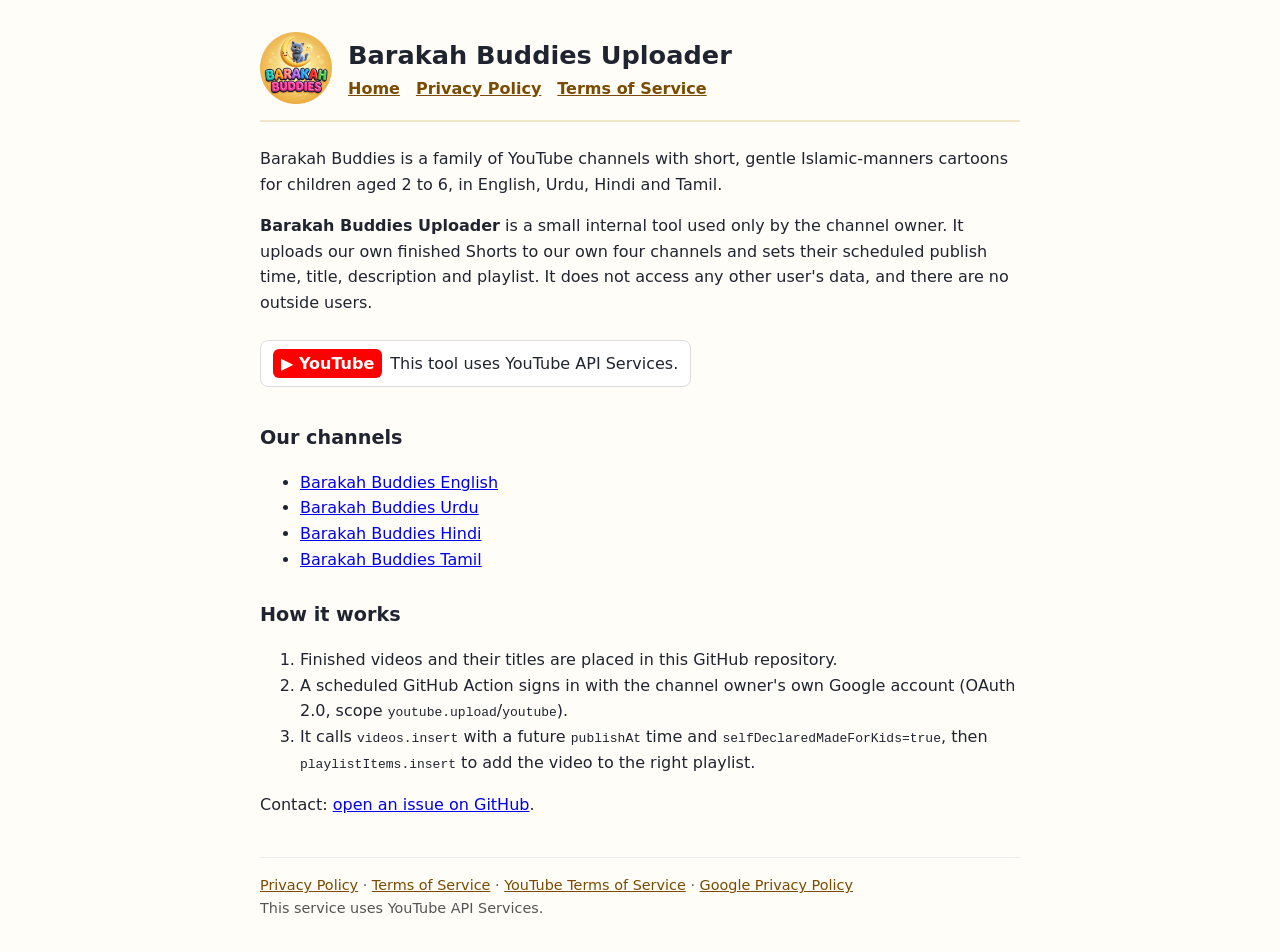
<file: docs/index.html>
<!DOCTYPE html><html lang="en"><head><meta charset="utf-8"><meta name="viewport" content="width=device-width,initial-scale=1"><title>Barakah Buddies Uploader</title><link rel="stylesheet" href="style.css"></head><body>
<header><img src="logo.png" alt="Barakah Buddies logo"><div><h1>Barakah Buddies Uploader</h1><nav><a href="index.html">Home</a><a href="privacy.html">Privacy Policy</a><a href="terms.html">Terms of Service</a></nav></div></header>
<p>Barakah Buddies is a family of YouTube channels with short, gentle Islamic-manners cartoons for children aged 2 to 6, in English, Urdu, Hindi and Tamil.</p>
<p><b>Barakah Buddies Uploader</b> is a small internal tool used only by the channel owner. It uploads our own finished Shorts to our own four channels and sets their scheduled publish time, title, description and playlist. It does not access any other user's data, and there are no outside users.</p>
<div class="yt"><span class="logo">▶ YouTube</span> This tool uses YouTube API Services.</div>
<h2>Our channels</h2>
<ul>
<li><a href="https://www.youtube.com/@BarakahBuddiesEnglish">Barakah Buddies English</a></li>
<li><a href="https://www.youtube.com/@BarakahBuddiesUrdu">Barakah Buddies Urdu</a></li>
<li><a href="https://www.youtube.com/@BarakahBuddiesHindi">Barakah Buddies Hindi</a></li>
<li><a href="https://www.youtube.com/@BarakahBuddiesTamil">Barakah Buddies Tamil</a></li>
</ul>
<h2>How it works</h2>
<ol><li>Finished videos and their titles are placed in this GitHub repository.</li>
<li>A scheduled GitHub Action signs in with the channel owner's own Google account (OAuth 2.0, scope <code>youtube.upload</code>/<code>youtube</code>).</li>
<li>It calls <code>videos.insert</code> with a future <code>publishAt</code> time and <code>selfDeclaredMadeForKids=true</code>, then <code>playlistItems.insert</code> to add the video to the right playlist.</li></ol>
<p>Contact: <a href="https://github.com/syedashwal/barakah-buddies-queue/issues">open an issue on GitHub</a>.</p>
<footer><a href="privacy.html">Privacy Policy</a> · <a href="terms.html">Terms of Service</a> · <a href="https://www.youtube.com/t/terms">YouTube Terms of Service</a> · <a href="https://policies.google.com/privacy">Google Privacy Policy</a><br>This service uses YouTube API Services.</footer></body></html>
</file>
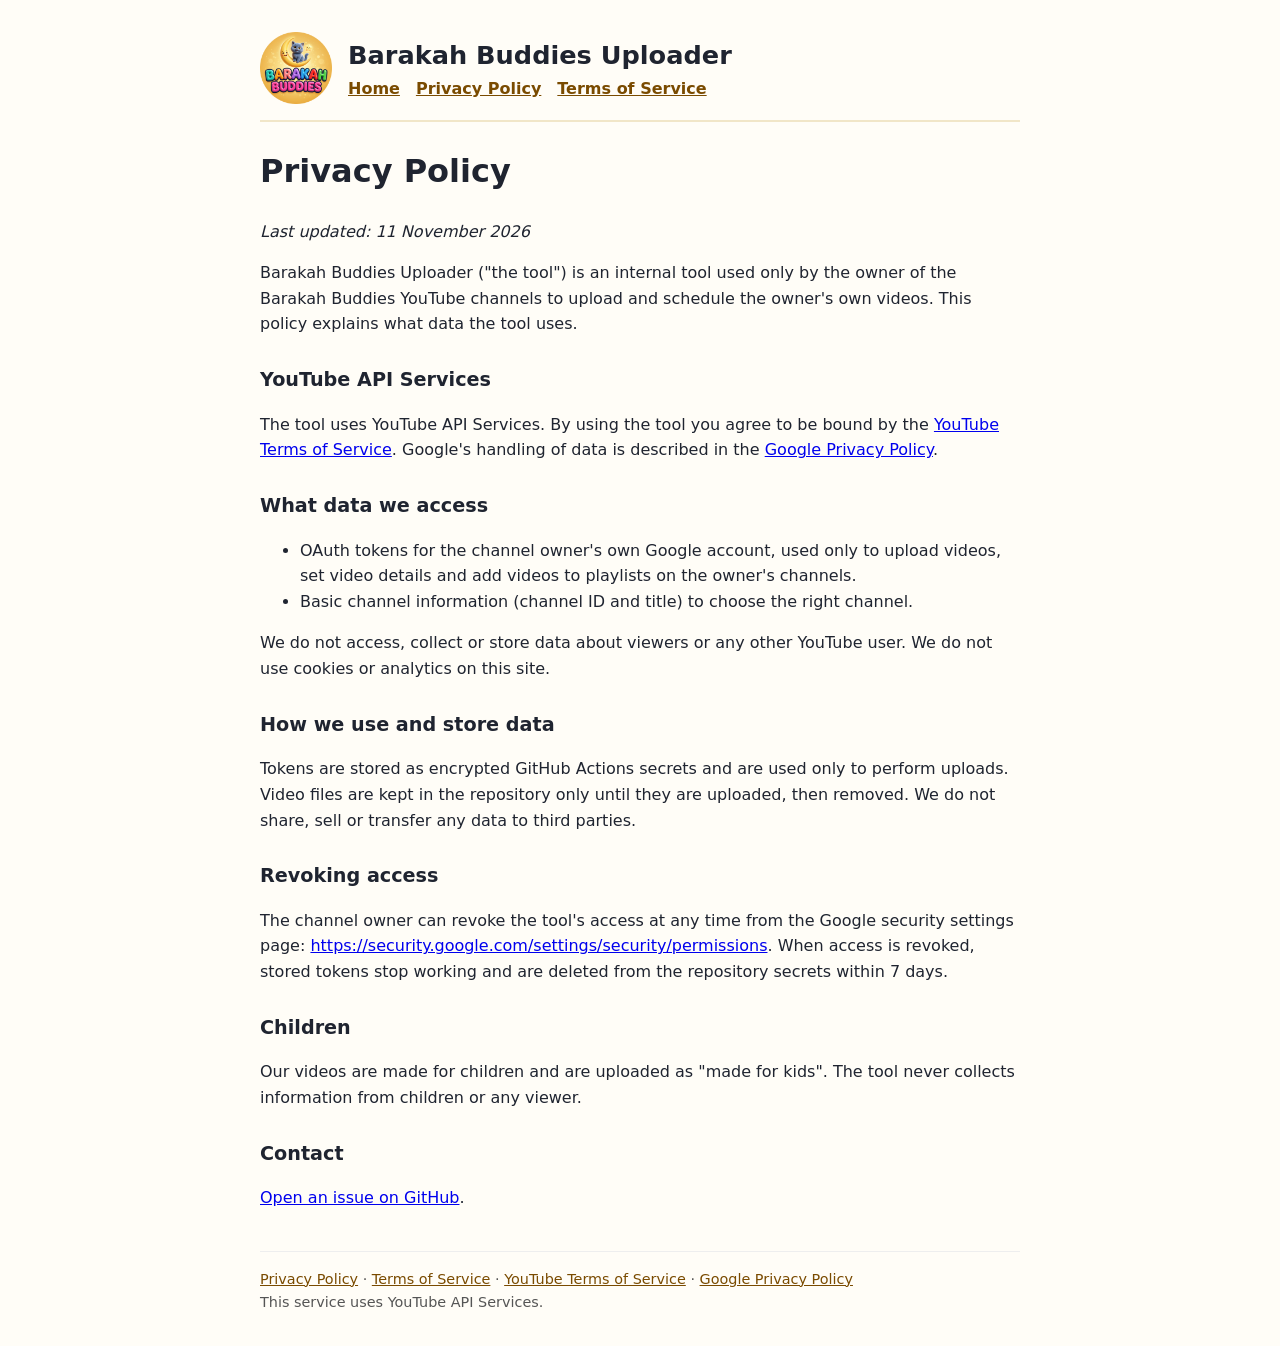
<file: docs/privacy.html>
<!DOCTYPE html><html lang="en"><head><meta charset="utf-8"><meta name="viewport" content="width=device-width,initial-scale=1"><title>Privacy Policy - Barakah Buddies Uploader</title><link rel="stylesheet" href="style.css"></head><body>
<header><img src="logo.png" alt="Barakah Buddies logo"><div><h1>Barakah Buddies Uploader</h1><nav><a href="index.html">Home</a><a href="privacy.html">Privacy Policy</a><a href="terms.html">Terms of Service</a></nav></div></header>
<h1>Privacy Policy</h1><p><i>Last updated: 11 November 2026</i></p>
<p>Barakah Buddies Uploader ("the tool") is an internal tool used only by the owner of the Barakah Buddies YouTube channels to upload and schedule the owner's own videos. This policy explains what data the tool uses.</p>
<h2>YouTube API Services</h2>
<p>The tool uses YouTube API Services. By using the tool you agree to be bound by the <a href="https://www.youtube.com/t/terms">YouTube Terms of Service</a>. Google's handling of data is described in the <a href="https://policies.google.com/privacy">Google Privacy Policy</a>.</p>
<h2>What data we access</h2>
<ul><li>OAuth tokens for the channel owner's own Google account, used only to upload videos, set video details and add videos to playlists on the owner's channels.</li>
<li>Basic channel information (channel ID and title) to choose the right channel.</li></ul>
<p>We do not access, collect or store data about viewers or any other YouTube user. We do not use cookies or analytics on this site.</p>
<h2>How we use and store data</h2>
<p>Tokens are stored as encrypted GitHub Actions secrets and are used only to perform uploads. Video files are kept in the repository only until they are uploaded, then removed. We do not share, sell or transfer any data to third parties.</p>
<h2>Revoking access</h2>
<p>The channel owner can revoke the tool's access at any time from the Google security settings page: <a href="https://security.google.com/settings/security/permissions">https://security.google.com/settings/security/permissions</a>. When access is revoked, stored tokens stop working and are deleted from the repository secrets within 7 days.</p>
<h2>Children</h2>
<p>Our videos are made for children and are uploaded as "made for kids". The tool never collects information from children or any viewer.</p>
<h2>Contact</h2><p><a href="https://github.com/syedashwal/barakah-buddies-queue/issues">Open an issue on GitHub</a>.</p>
<footer><a href="privacy.html">Privacy Policy</a> · <a href="terms.html">Terms of Service</a> · <a href="https://www.youtube.com/t/terms">YouTube Terms of Service</a> · <a href="https://policies.google.com/privacy">Google Privacy Policy</a><br>This service uses YouTube API Services.</footer></body></html>
</file>
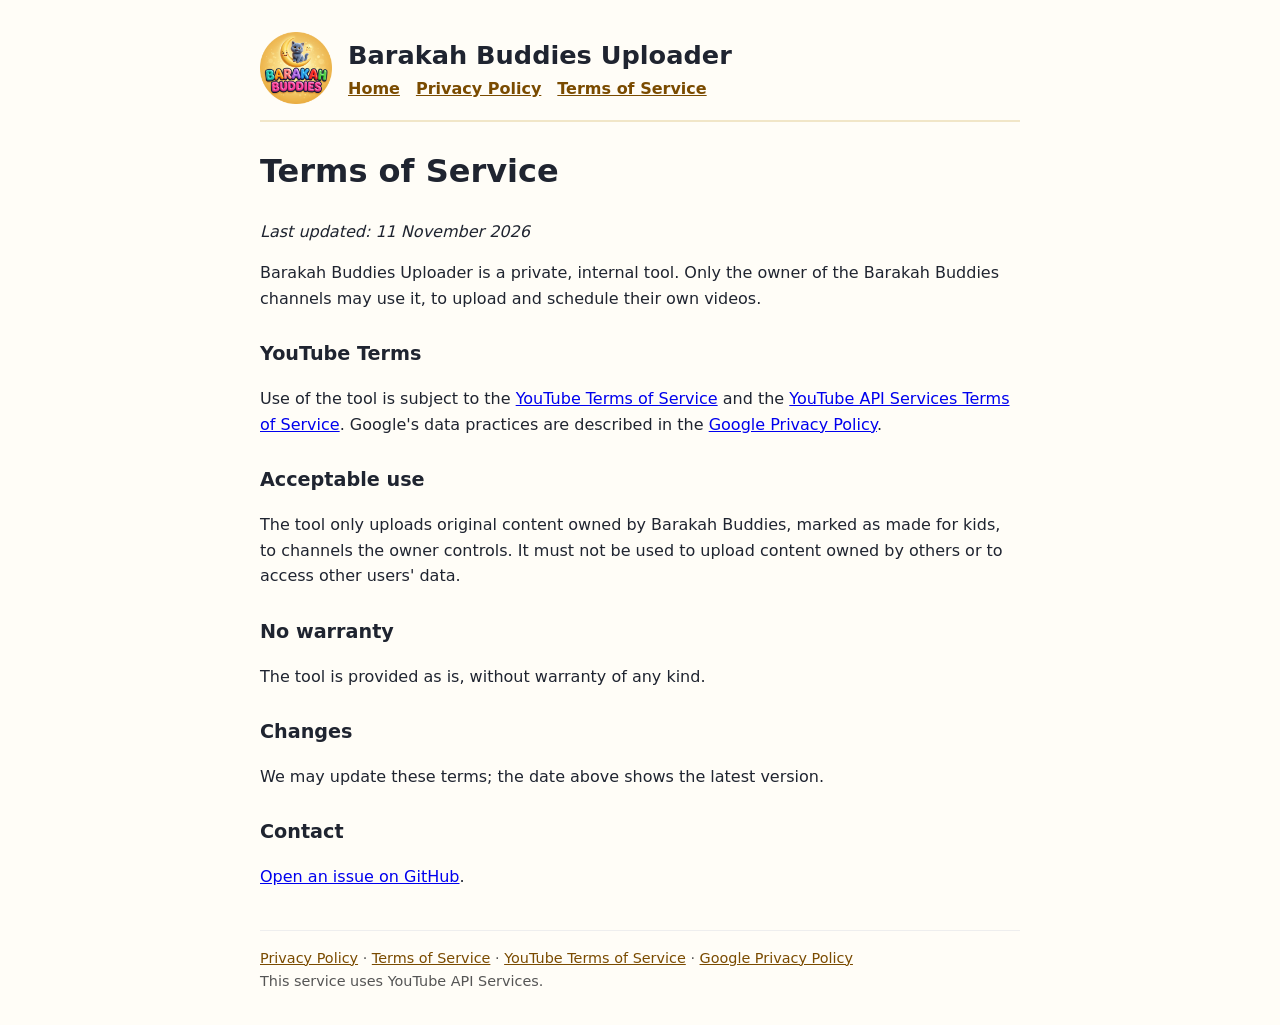
<file: docs/terms.html>
<!DOCTYPE html><html lang="en"><head><meta charset="utf-8"><meta name="viewport" content="width=device-width,initial-scale=1"><title>Terms of Service - Barakah Buddies Uploader</title><link rel="stylesheet" href="style.css"></head><body>
<header><img src="logo.png" alt="Barakah Buddies logo"><div><h1>Barakah Buddies Uploader</h1><nav><a href="index.html">Home</a><a href="privacy.html">Privacy Policy</a><a href="terms.html">Terms of Service</a></nav></div></header>
<h1>Terms of Service</h1><p><i>Last updated: 11 November 2026</i></p>
<p>Barakah Buddies Uploader is a private, internal tool. Only the owner of the Barakah Buddies channels may use it, to upload and schedule their own videos.</p>
<h2>YouTube Terms</h2>
<p>Use of the tool is subject to the <a href="https://www.youtube.com/t/terms">YouTube Terms of Service</a> and the <a href="https://developers.google.com/youtube/terms/api-services-terms-of-service">YouTube API Services Terms of Service</a>. Google's data practices are described in the <a href="https://policies.google.com/privacy">Google Privacy Policy</a>.</p>
<h2>Acceptable use</h2>
<p>The tool only uploads original content owned by Barakah Buddies, marked as made for kids, to channels the owner controls. It must not be used to upload content owned by others or to access other users' data.</p>
<h2>No warranty</h2><p>The tool is provided as is, without warranty of any kind.</p>
<h2>Changes</h2><p>We may update these terms; the date above shows the latest version.</p>
<h2>Contact</h2><p><a href="https://github.com/syedashwal/barakah-buddies-queue/issues">Open an issue on GitHub</a>.</p>
<footer><a href="privacy.html">Privacy Policy</a> · <a href="terms.html">Terms of Service</a> · <a href="https://www.youtube.com/t/terms">YouTube Terms of Service</a> · <a href="https://policies.google.com/privacy">Google Privacy Policy</a><br>This service uses YouTube API Services.</footer></body></html>
</file>
<file: docs/style.css>
body{font-family:system-ui,-apple-system,Segoe UI,Roboto,sans-serif;max-width:760px;margin:0 auto;padding:32px 20px;color:#1f2430;line-height:1.6;background:#fffdf7}
header{display:flex;align-items:center;gap:16px;border-bottom:2px solid #f1e6c8;padding-bottom:16px;margin-bottom:24px}
header img{width:72px;height:72px;border-radius:16px}
header h1{margin:0;font-size:1.6rem}
nav a{margin-right:16px;color:#7a4b00;font-weight:600}
h2{margin-top:28px;font-size:1.2rem}
.yt{display:inline-flex;align-items:center;gap:8px;background:#fff;border:1px solid #ddd;border-radius:8px;padding:8px 12px;margin:8px 0}
.yt span.logo{background:#ff0000;color:#fff;font-weight:700;border-radius:6px;padding:2px 8px}
footer{margin-top:40px;border-top:1px solid #eee;padding-top:16px;font-size:.9rem;color:#555}
footer a{color:#7a4b00}
</file>
